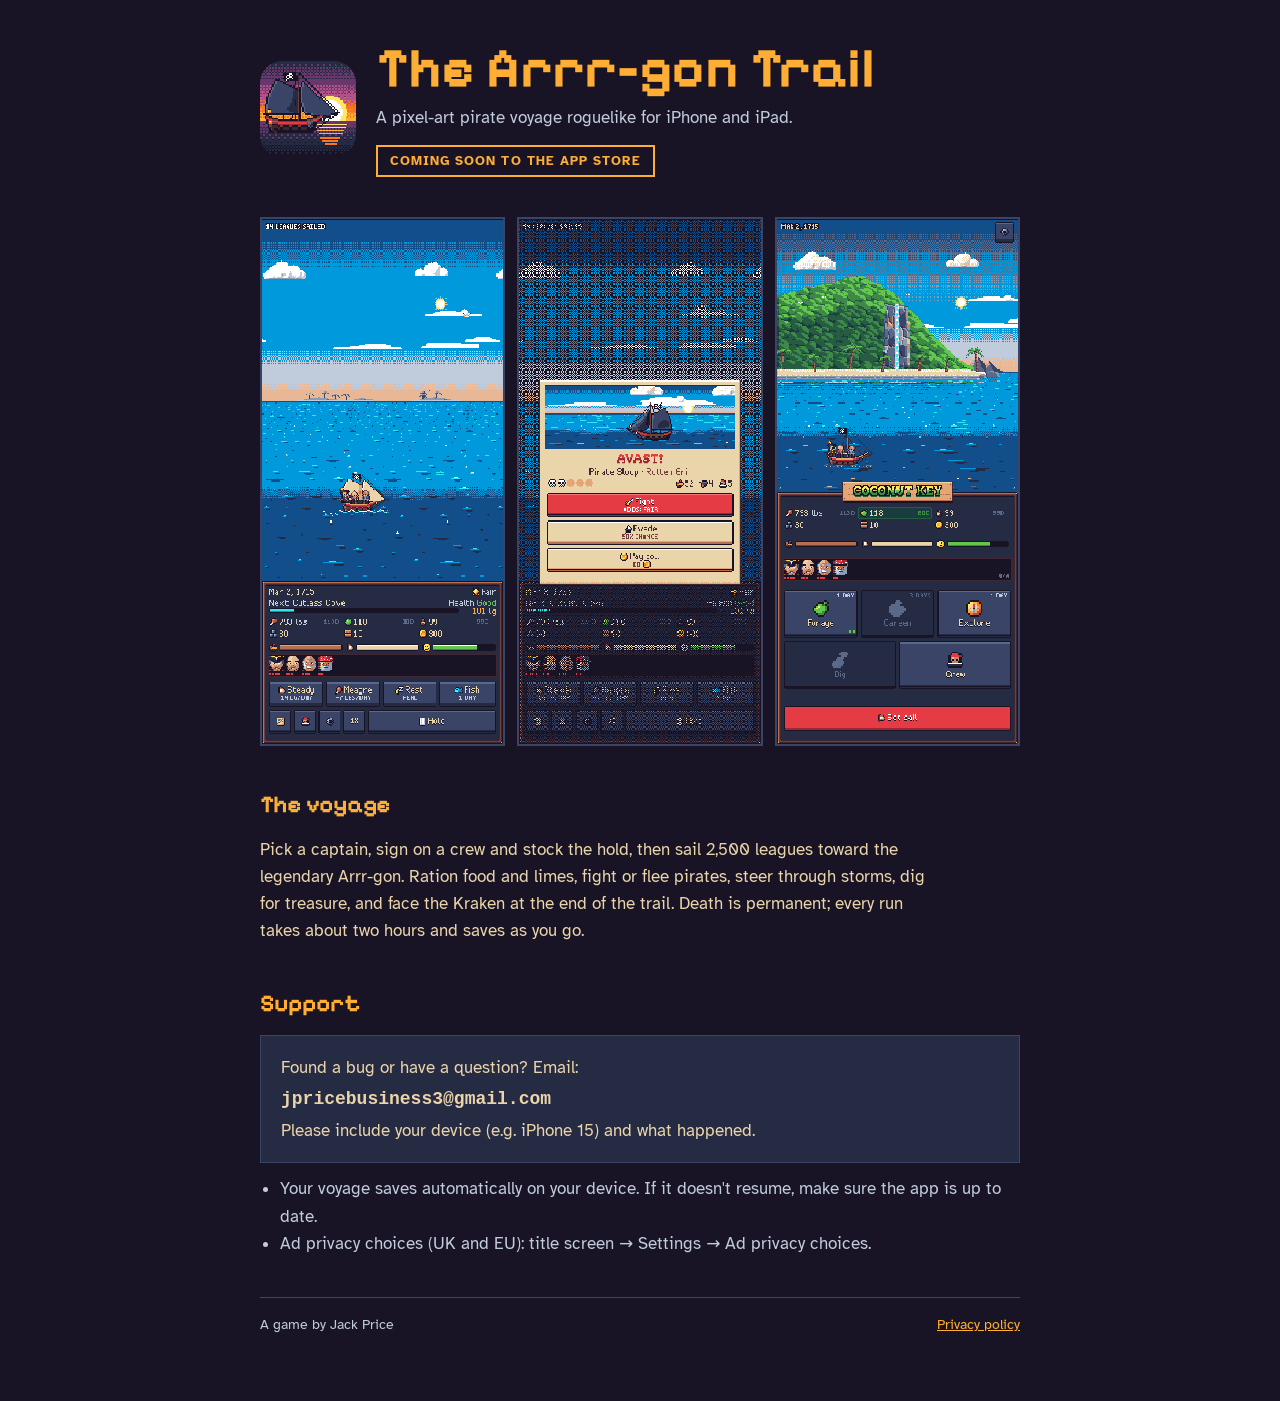
<file: index.html>
<!doctype html>
<html lang="en"><head><meta charset="utf-8"><meta name="viewport" content="width=device-width,initial-scale=1"><meta name="theme-color" content="#181425"><link rel="icon" href="icon.png"><link rel="preconnect" href="https://fonts.googleapis.com"><link rel="preconnect" href="https://fonts.gstatic.com" crossorigin><link rel="stylesheet" href="https://fonts.googleapis.com/css2?family=Pixelify+Sans:wght@700&family=Atkinson+Hyperlegible:wght@400;700&display=swap"><link rel="stylesheet" href="style.css">
<title>The Arrr-gon Trail</title>
<meta name="description" content="A pixel-art pirate voyage roguelike for iPhone and iPad.">
</head><body><main>
<header class="hero">
  <img src="icon.png" alt="The Arrr-gon Trail app icon">
  <div><h1>The <span class="nw">Arrr-gon</span> Trail</h1>
  <p class="tag">A pixel-art pirate voyage roguelike for iPhone and iPad.</p>
  <span class="badge">Coming soon to the App Store</span></div>
</header>

<div class="shots">
  <img src="shot-sail.png" alt="The ship sailing on open sea with the supplies panel below" width="440" height="956">
  <img src="shot-avast.png" alt="An 'Avast!' encounter with a pirate sloop, choosing to fight, evade or pay" width="440" height="956">
  <img src="shot-island.png" alt="Anchored off Coconut Key with options to forage, explore and dig" width="440" height="956">
</div>

<section>
  <h2>The voyage</h2>
  <p>Pick a captain, sign on a crew and stock the hold, then sail 2,500 leagues toward the legendary Arrr-gon. Ration food and limes, fight or flee pirates, steer through storms, dig for treasure, and face the Kraken at the end of the trail. Death is permanent; every run takes about two hours and saves as you go.</p>
</section>

<section id="support">
  <h2>Support</h2>
  <div class="box">
    <p>Found a bug or have a question? Email:</p>
    <p class="mail">jpricebusiness3@gmail.com</p>
    <p>Please include your device (e.g. iPhone 15) and what happened.</p>
  </div>
  <ul>
    <li>Your voyage saves automatically on your device. If it doesn't resume, make sure the app is up to date.</li>
    <li>Ad privacy choices (UK and EU): title screen → Settings → Ad privacy choices.</li>
  </ul>
</section>

<footer><span>A game by Jack Price</span><a href="privacy.html">Privacy policy</a></footer>
</main></body></html>
</file>
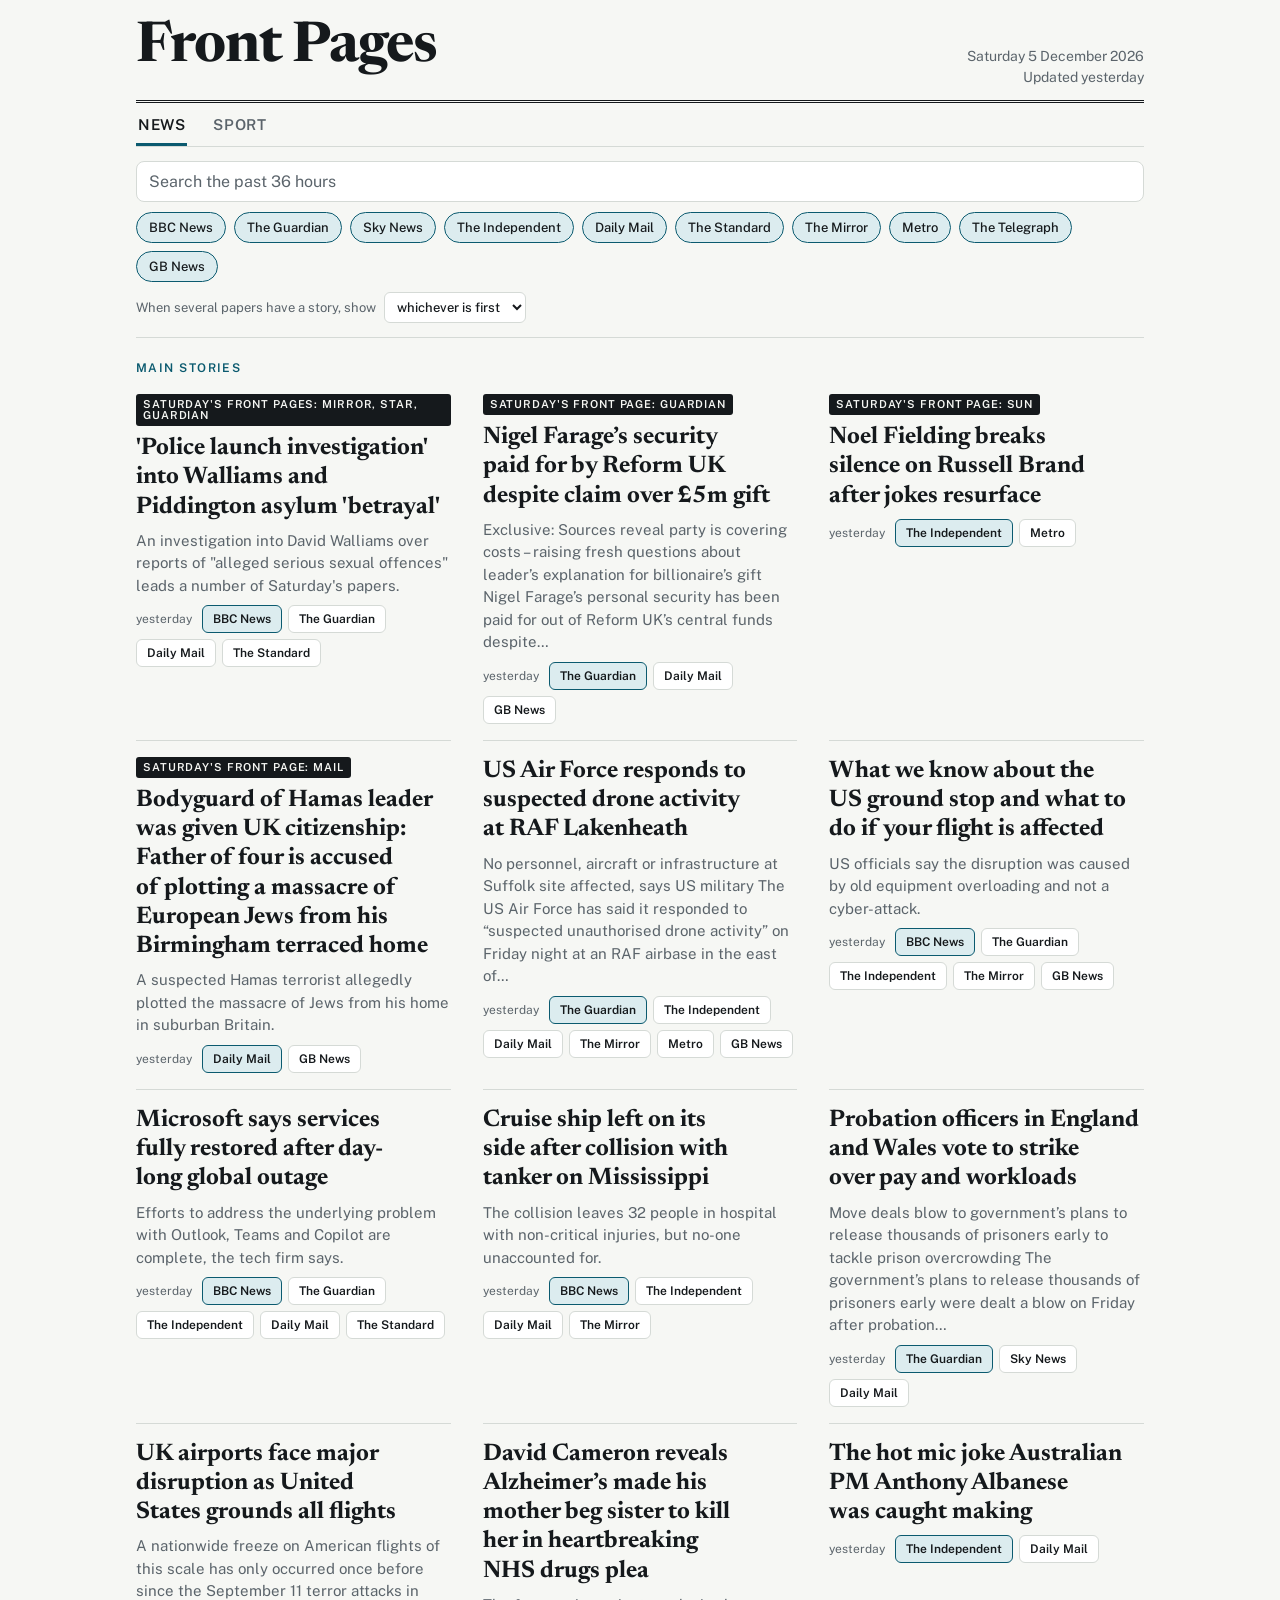
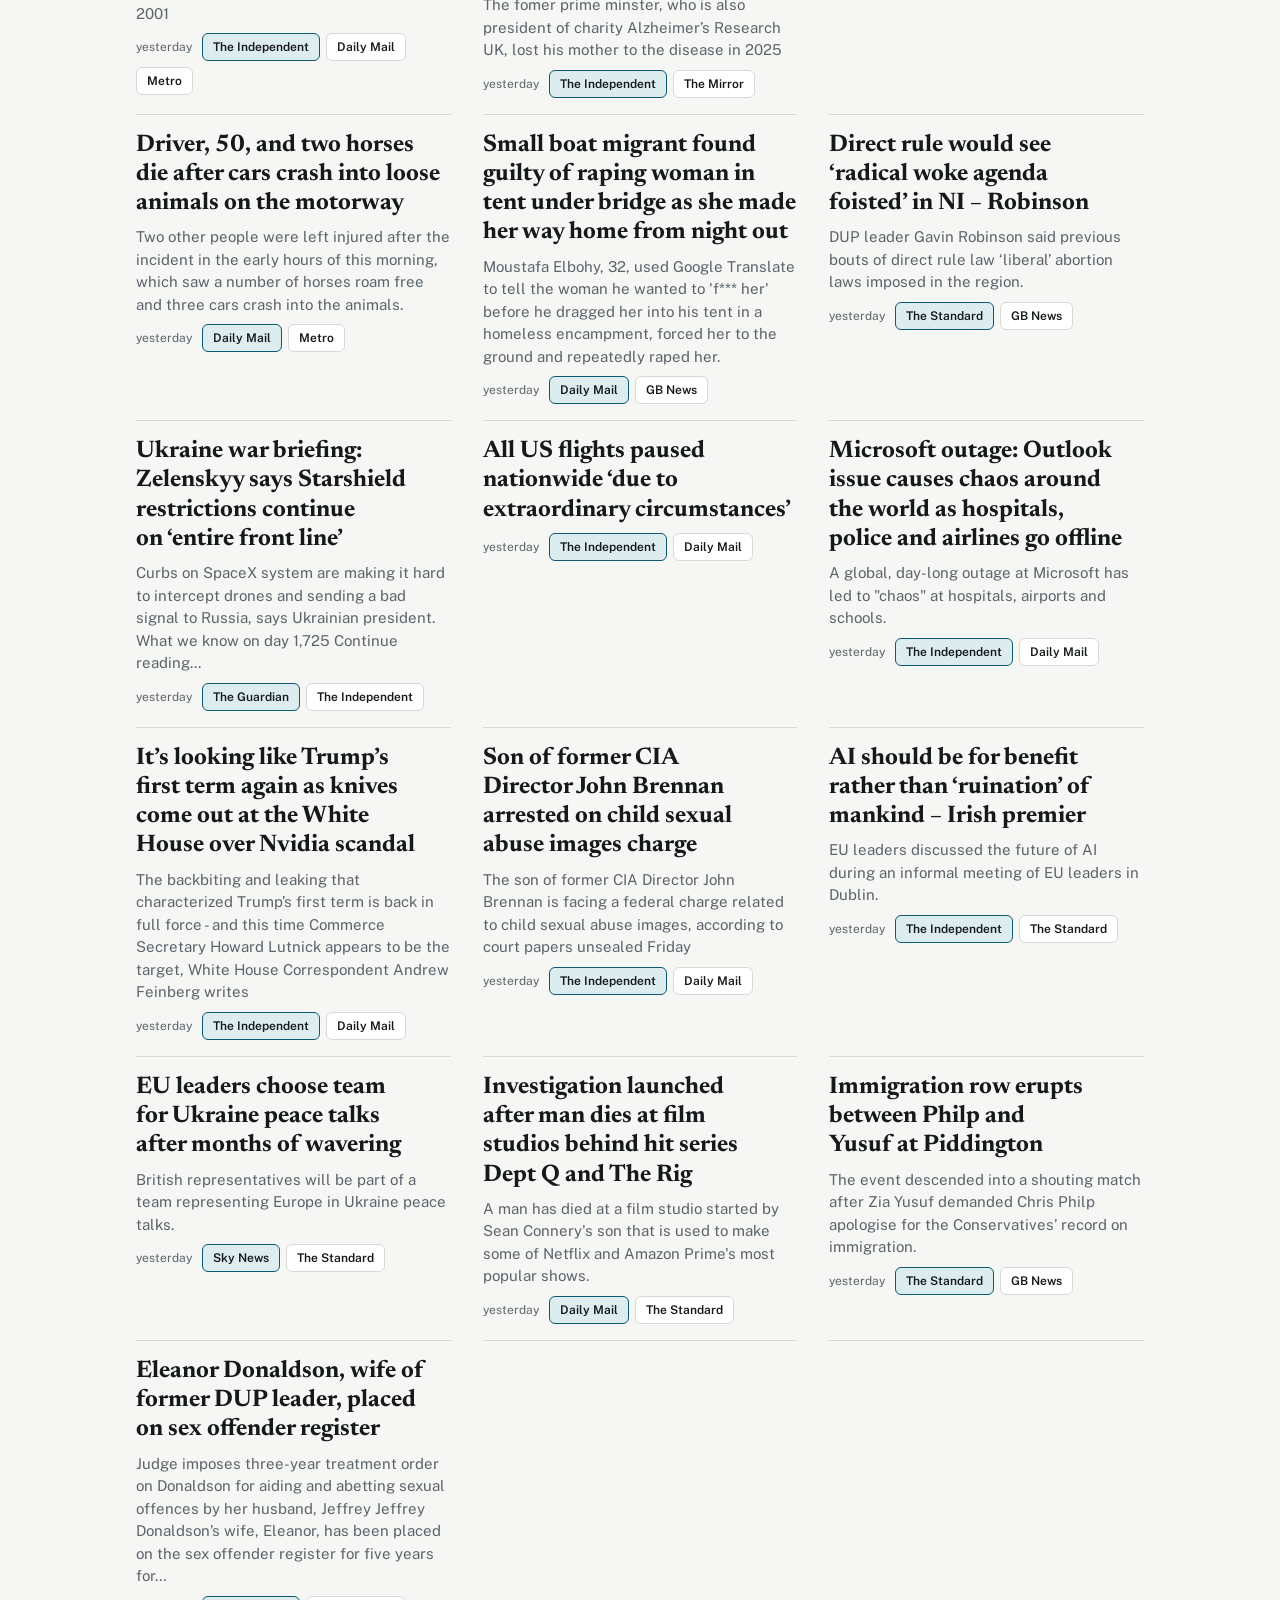
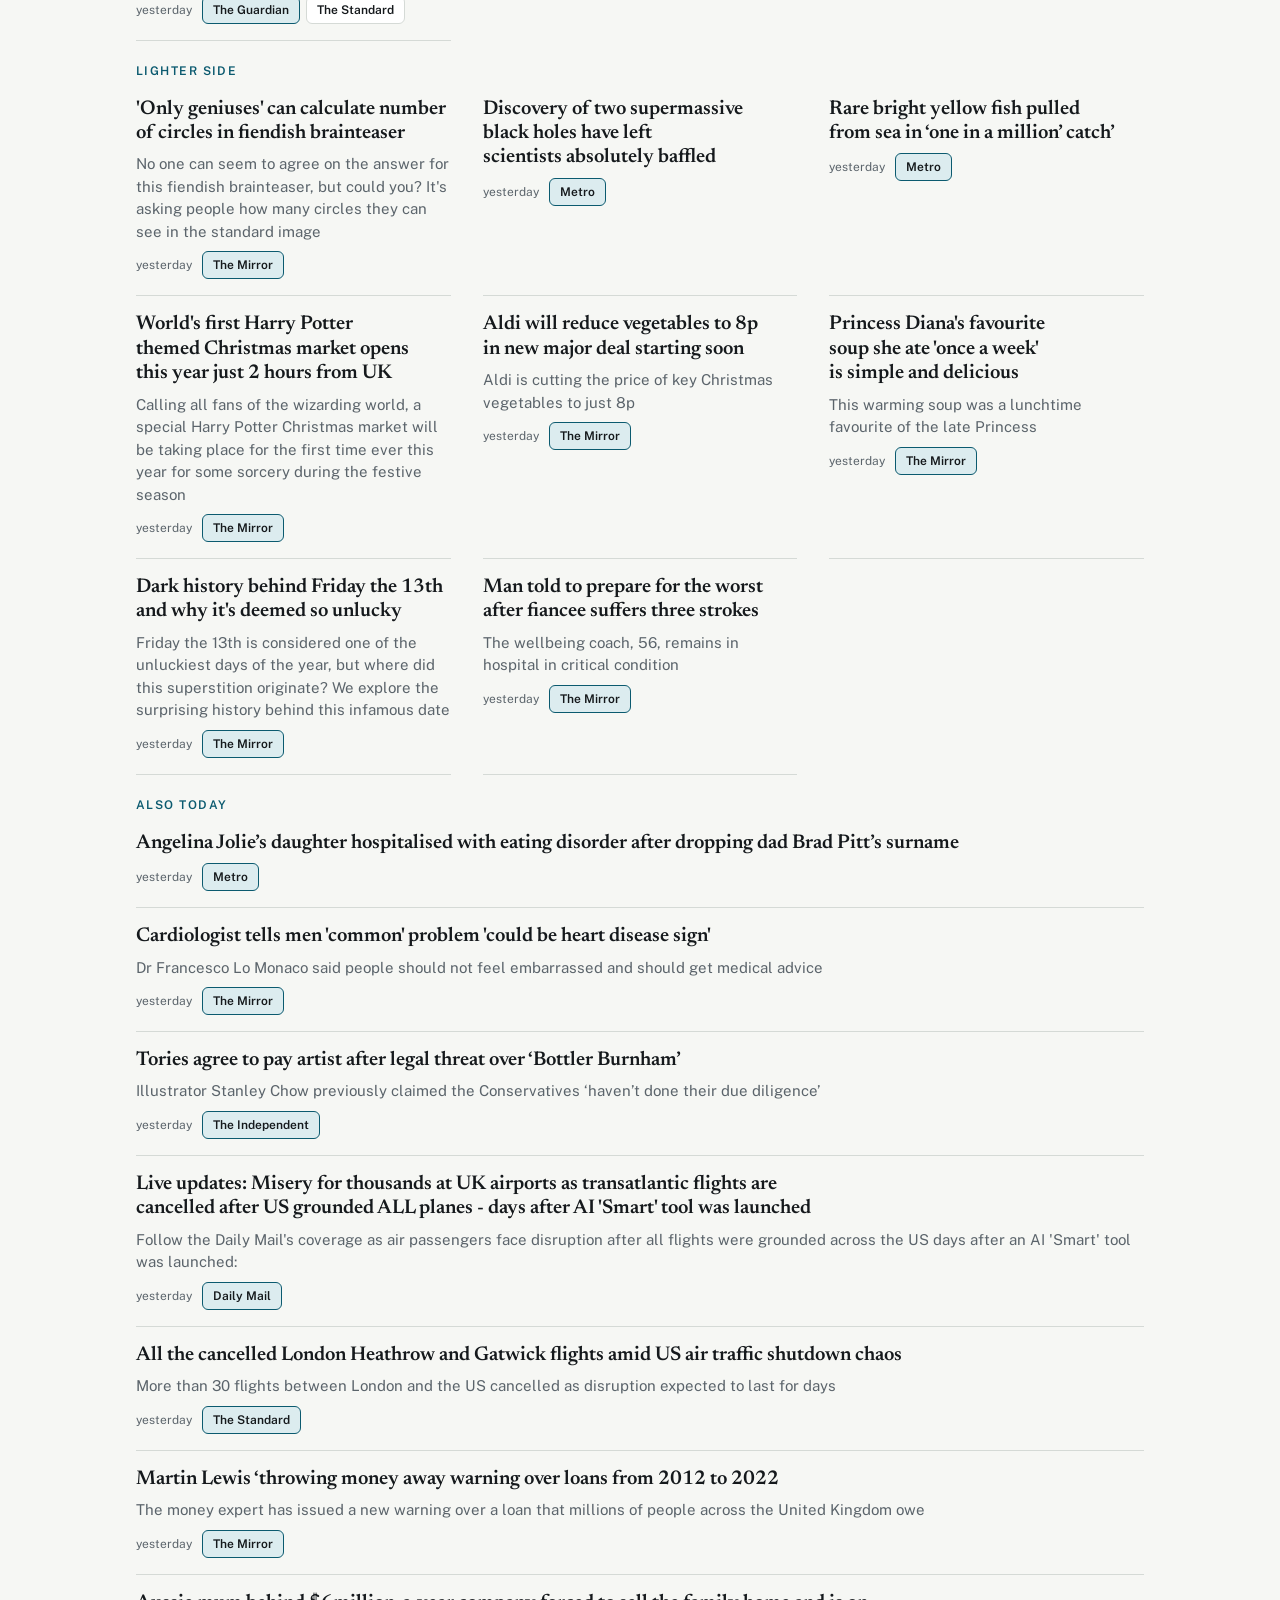
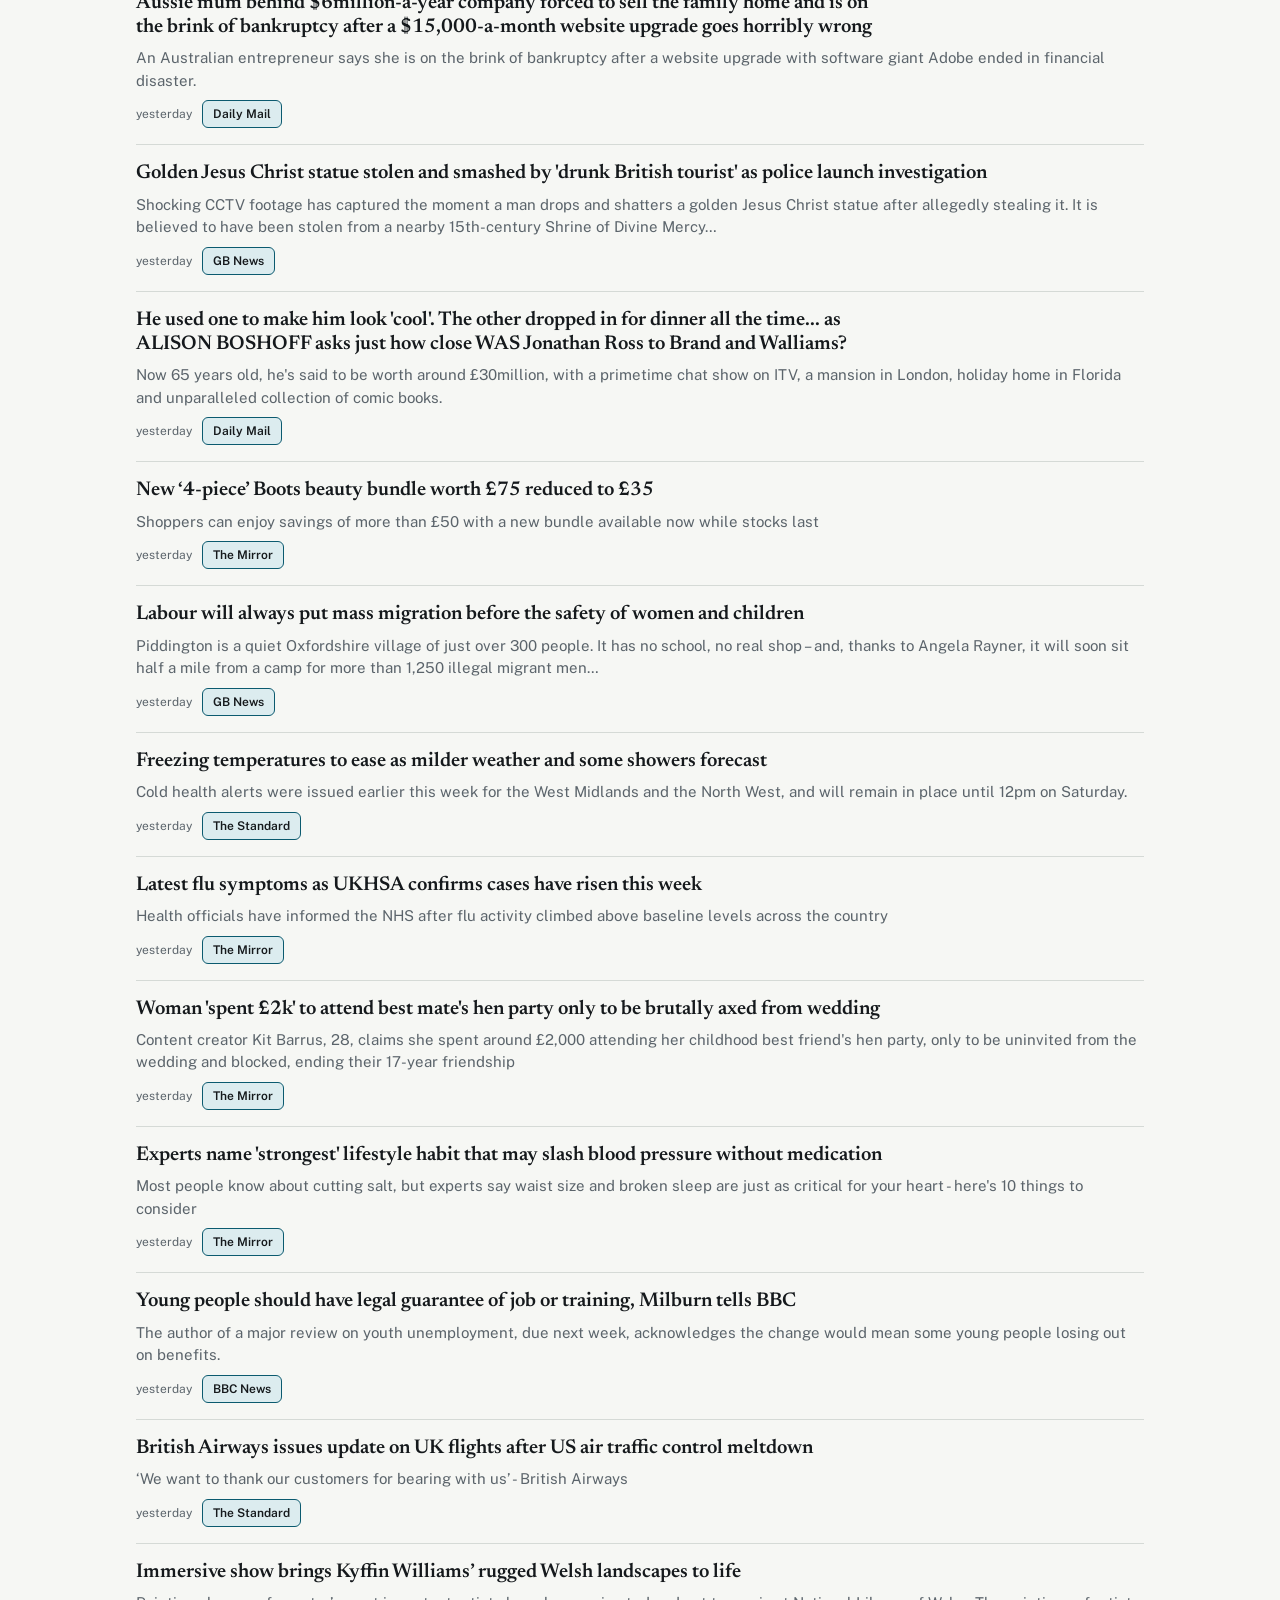
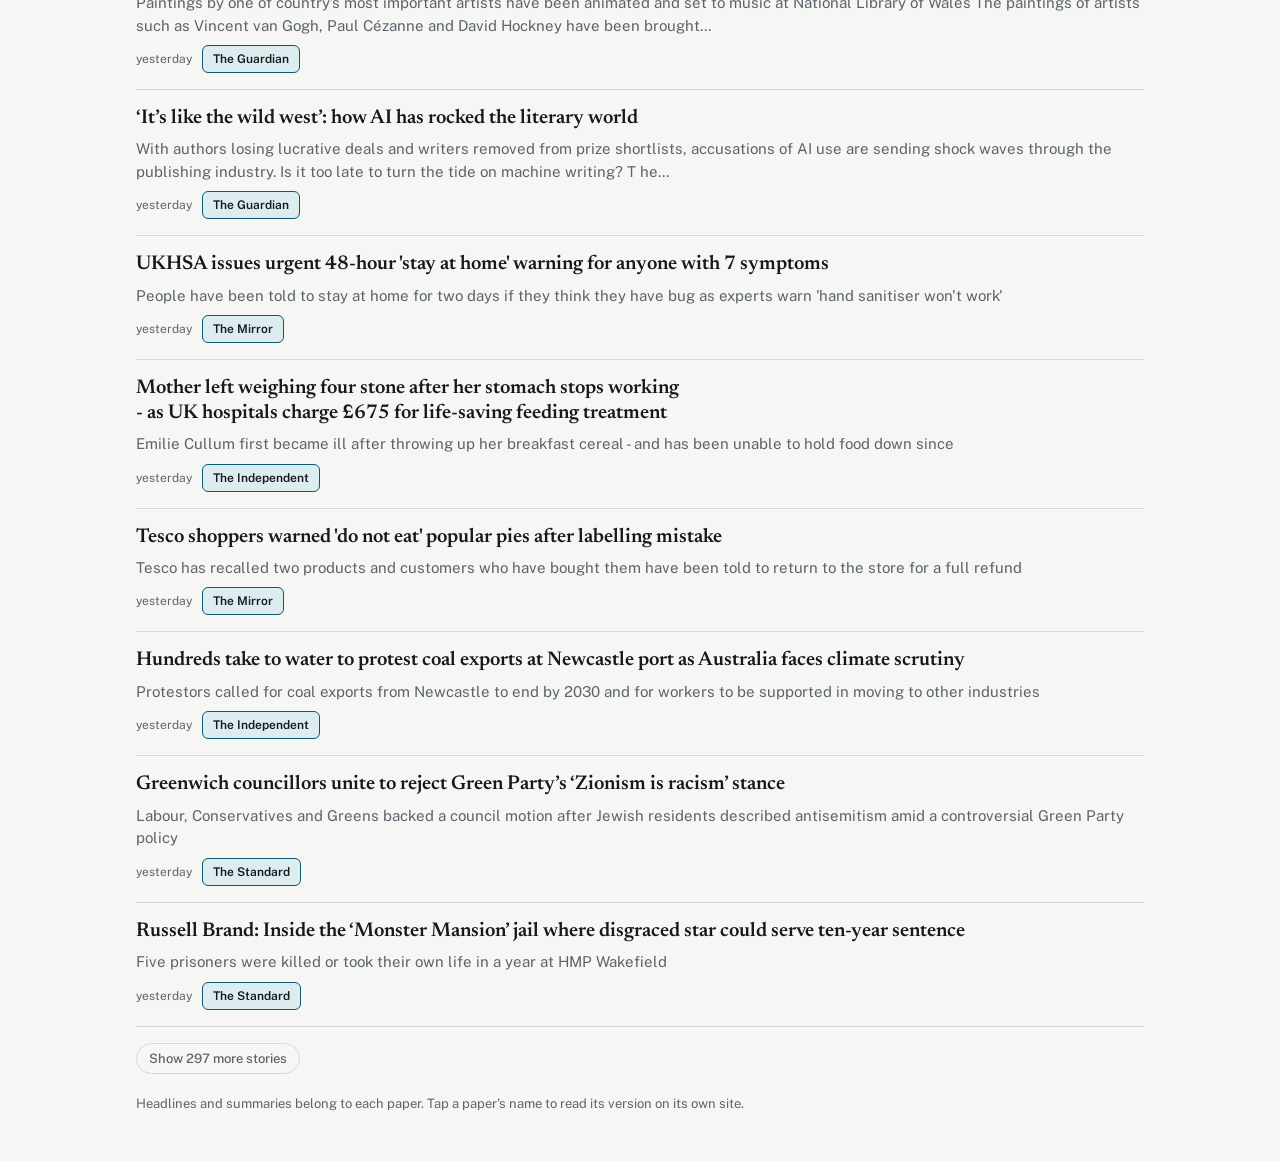
<file: news/index.html>
<!DOCTYPE html>
<html lang="en-GB">
<head>
<meta charset="utf-8">
<meta name="viewport" content="width=device-width, initial-scale=1">
<meta name="robots" content="noindex, nofollow">
<title>Front Pages</title>
<link rel="preconnect" href="https://fonts.googleapis.com">
<link rel="preconnect" href="https://fonts.gstatic.com" crossorigin>
<link href="https://fonts.googleapis.com/css2?family=Newsreader:opsz,wght@6..72,400;6..72,600;6..72,700&family=Public+Sans:wght@400;500;600&display=swap" rel="stylesheet">
<style>
/* Layout idea: a newspaper front page. Stories several papers carry lead in a
   two-column block; everything else runs below as a dense single-file list. */
:root {
  --paper: #f6f7f4;
  --card: #ffffff;
  --ink: #15191c;
  --muted: #5b646b;
  --rule: #d5dad6;
  --accent: #0b5a6f;
  --accent-soft: #dcecef;
  --display: "Newsreader", "Iowan Old Style", Georgia, serif;
  --body: "Public Sans", system-ui, -apple-system, "Segoe UI", sans-serif;
  color-scheme: light;
}
@media (prefers-color-scheme: dark) {
  :root {
    --paper: #101416;
    --card: #181e21;
    --ink: #e9edea;
    --muted: #98a3a8;
    --rule: #2b3438;
    --accent: #7cc6d6;
    --accent-soft: #1d3339;
    color-scheme: dark;
  }
}
* { box-sizing: border-box; }
html { -webkit-text-size-adjust: 100%; }
body {
  margin: 0;
  background: var(--paper);
  color: var(--ink);
  font: 400 16px/1.5 var(--body);
}
a { color: inherit; }
:focus-visible { outline: 2px solid var(--accent); outline-offset: 2px; }
.wrap { max-width: 1040px; margin: 0 auto; padding: 0 16px 48px; }

header.mast {
  padding: 20px 0 12px;
  border-bottom: 3px double var(--ink);
  display: flex; flex-wrap: wrap; align-items: baseline; gap: 4px 16px;
}
.mast h1 {
  margin: 0; font: 700 clamp(34px, 9vw, 56px)/1 var(--display); letter-spacing: -0.02em;
}
.mast .date { color: var(--muted); font-size: 14px; margin-left: auto; text-align: right; }

.tabs { display: flex; gap: 24px; border-bottom: 1px solid var(--rule); }
.tab {
  font: 600 15px/1 var(--body); letter-spacing: .04em; text-transform: uppercase; color: var(--muted);
  background: none; border: 0; border-bottom: 3px solid transparent; padding: 14px 2px 11px; cursor: pointer;
}
.tab[aria-pressed="true"] { color: var(--ink); border-bottom-color: var(--accent); }
.controls { display: flex; flex-direction: column; gap: 10px; padding: 14px 0; border-bottom: 1px solid var(--rule); }
.search {
  width: 100%; font: 400 16px var(--body); color: var(--ink); background: var(--card);
  border: 1px solid var(--rule); border-radius: 8px; padding: 10px 12px;
}
.search::placeholder { color: var(--muted); }
.chips { display: flex; flex-wrap: wrap; gap: 8px; }
.chip {
  font: 500 13px/1 var(--body); padding: 8px 12px; border-radius: 999px;
  border: 1px solid var(--rule); background: transparent; color: var(--muted); cursor: pointer;
}
.chip[aria-pressed="true"] { background: var(--accent-soft); border-color: var(--accent); color: var(--ink); }
.chip.down { text-decoration: line-through; opacity: .6; }
.prefer { display: flex; flex-wrap: wrap; align-items: center; gap: 8px; font-size: 13px; color: var(--muted); }
.prefer select {
  font: 500 13px var(--body); color: var(--ink); background: var(--card);
  border: 1px solid var(--rule); border-radius: 6px; padding: 6px 8px;
}

h2.section {
  font: 600 12px/1 var(--body); letter-spacing: .12em; text-transform: uppercase;
  color: var(--accent); margin: 24px 0 4px;
}
.lead { display: grid; grid-template-columns: repeat(auto-fill, minmax(300px, 1fr)); gap: 0 32px; }
.story[hidden] { display: none; }
.story { padding: 16px 0; border-bottom: 1px solid var(--rule); display: flex; flex-direction: column; gap: 8px; }
.story h3 { margin: 0; font: 600 20px/1.22 var(--display); text-wrap: balance; }
.lead .story h3 { font-size: 24px; font-weight: 700; }
.lead ~ .lead .story h3 { font-size: 20px; font-weight: 600; }
.story h3 a { text-decoration: none; }
.story h3 a:hover { text-decoration: underline; text-decoration-thickness: 1px; }
.front {
  align-self: flex-start; font: 600 11px/1 var(--body); letter-spacing: .08em; text-transform: uppercase;
  color: var(--paper); background: var(--ink); padding: 5px 7px; border-radius: 3px;
}
.story p { margin: 0; color: var(--muted); font-size: 15px; }
.meta { display: flex; flex-wrap: wrap; align-items: center; gap: 6px; font-size: 12px; color: var(--muted); }
.meta .when { margin-right: 4px; font-variant-numeric: tabular-nums; }
.copy {
  font: 600 12px/1 var(--body); text-decoration: none; padding: 7px 10px; border-radius: 6px;
  border: 1px solid var(--rule); background: var(--card); color: var(--ink);
}
.copy:hover { border-color: var(--accent); }
.copy.current { border-color: var(--accent); background: var(--accent-soft); }
dialog {
  width: min(560px, calc(100% - 24px)); border: 1px solid var(--rule); border-radius: 12px;
  background: var(--paper); color: var(--ink); padding: 16px;
}
dialog::backdrop { background: rgba(0, 0, 0, .55); }
.panel-head { display: flex; justify-content: space-between; align-items: center; gap: 12px; }
.panel-head h2 { margin: 0; }
.strap { margin: 14px 0 8px; font-family: var(--body); overflow-wrap: anywhere; }
.strap-top { background: var(--accent); color: var(--paper); font-weight: 600; font-size: 18px; line-height: 1.25; padding: 8px 10px; }
.strap-bottom { background: var(--ink); color: var(--paper); font-size: 15px; line-height: 1.3; padding: 8px 10px; }
.panel-headline { font: 600 19px/1.25 var(--display); margin: 10px 0; }
.copytext { font: 400 16px/1.55 var(--body); background: var(--card); border: 1px solid var(--rule); border-radius: 8px; padding: 4px 14px; margin-top: 10px; }
.copytext p { margin: 10px 0; color: var(--ink); }
.front[hidden], .copytext[hidden], .chip[hidden], .keyform[hidden], .linkish[hidden] { display: none; }
.keyform { font-size: 13px; color: var(--muted); margin-top: 10px; }
.keyform .search { flex: 1 1 180px; width: auto; }
.linkish { background: none; border: 0; padding: 8px 0 0; color: var(--muted); font: 400 12px var(--body); text-decoration: underline; cursor: pointer; }
.chip:disabled { opacity: .5; }
dialog { max-height: calc(100% - 24px); overflow-y: auto; }
.panel-actions { display: flex; flex-wrap: wrap; gap: 8px; margin: 12px 0 4px; }
.counts { font-size: 12px; color: var(--muted); font-variant-numeric: tabular-nums; }
.note { color: var(--muted); font-size: 14px; padding: 24px 0; }
footer { color: var(--muted); font-size: 13px; padding-top: 20px; }
</style>
</head>
<body>
<div class="wrap">
  <header class="mast">
    <h1>Front Pages</h1>
    <div class="date"><span id="today"></span><br><span id="updated">Loading…</span></div>
  </header>

  <nav class="tabs" aria-label="Sections">
    <button class="tab" id="tab-news" type="button" aria-pressed="true">News</button>
    <button class="tab" id="tab-sport" type="button" aria-pressed="false">Sport</button>
  </nav>

  <div class="controls">
    <input class="search" id="search" type="search" placeholder="Search the past 36 hours" aria-label="Search stories from the past 36 hours" autocomplete="off">
    <div class="chips" id="chips" aria-label="Papers to show"></div>
    <label class="prefer" for="prefer">When several papers have a story, show
      <select id="prefer"></select>
    </label>
  </div>

  <main id="main"><p class="note">Loading today's headlines…</p></main>
  <footer id="footer"></footer>
</div>

<dialog id="panel" aria-labelledby="panel-title">
  <div class="panel-head">
    <h2 class="section" id="panel-title">Story</h2>
    <button class="chip" id="panel-close" type="button">Close</button>
  </div>
  <div class="front" id="panel-front" hidden></div>
  <p class="panel-headline" id="panel-headline"></p>
  <div class="meta" id="panel-papers"></div>

  <h2 class="section">Strapline</h2>
  <div class="strap">
    <div class="strap-top" id="strap-top"></div>
    <div class="strap-bottom" id="strap-bottom"></div>
  </div>
  <div class="counts" id="strap-counts"></div>
  <div class="panel-actions">
    <button class="chip" id="strap-copy" type="button">Copy strapline</button>
    <button class="chip" id="strap-caps" type="button" aria-pressed="true">Capitals</button>
    <button class="chip" id="strap-write" type="button">Rewrite strapline</button>
  </div>
  <div class="counts" id="strap-note"></div>

  <h2 class="section">Copy</h2>
  <div class="copytext" id="copy-text" hidden></div>
  <div class="counts" id="copy-counts"></div>
  <div class="panel-actions">
    <button class="chip" id="copy-write" type="button">Write copy</button>
    <button class="chip" id="copy-copy" type="button" hidden>Copy text</button>
  </div>
  <div class="counts">Rewrite strapline and Write copy use your API credits each time. Check copy against the sources before using it.</div>

  <div class="counts" id="made-status" role="status"></div>
  <form class="keyform" id="keyform" hidden>
    <label for="key-input">Paste your Claude API key to write on request. It is saved only in this browser.</label>
    <div class="panel-actions">
      <input class="search" id="key-input" type="password" autocomplete="off" placeholder="sk-ant-…">
      <button class="chip" type="submit">Save key</button>
    </div>
  </form>
  <button class="linkish" id="key-forget" type="button" hidden>Remove the saved key from this browser</button>
</dialog>

<script>
(function () {
  var state = { data: null, off: {}, prefer: "", caps: true, open: null };
  try {
    state.caps = localStorage.getItem("news.caps") !== "off";
    state.off = JSON.parse(localStorage.getItem("news.off") || "{}");
    state.prefer = localStorage.getItem("news.prefer") || "";
  } catch (e) {}
  function save() {
    try {
      localStorage.setItem("news.off", JSON.stringify(state.off));
      localStorage.setItem("news.prefer", state.prefer);
      localStorage.setItem("news.caps", state.caps ? "on" : "off");
    } catch (e) {}
  }
  function el(tag, cls, text) {
    var node = document.createElement(tag);
    if (cls) node.className = cls;
    if (text != null) node.textContent = text;
    return node;
  }
  function ago(iso) {
    var mins = Math.max(0, Math.round((Date.now() - new Date(iso).getTime()) / 60000));
    if (mins < 60) return mins + " min ago";
    var hours = Math.round(mins / 60);
    if (hours < 24) return hours + (hours === 1 ? " hour ago" : " hours ago");
    return "yesterday";
  }

  function renderControls() {
    var names = {};
    var chips = document.getElementById("chips");
    var select = document.getElementById("prefer");
    chips.textContent = "";
    select.textContent = "";
    var first = el("option", null, "whichever is first");
    first.value = "";
    select.appendChild(first);
    state.data.sources.forEach(function (source) {
      names[source.id] = source.name;
      var chip = el("button", "chip" + (source.ok ? "" : " down"), source.name);
      chip.type = "button";
      chip.setAttribute("aria-pressed", String(!state.off[source.id]));
      chip.title = source.ok ? source.count + " stories" : "Could not be reached this hour";
      chip.addEventListener("click", function () {
        if (state.off[source.id]) delete state.off[source.id]; else state.off[source.id] = true;
        save(); renderControls(); renderStories();
      });
      chips.appendChild(chip);
      var option = el("option", null, source.name);
      option.value = source.id;
      select.appendChild(option);
    });
    select.value = state.prefer;
    select.onchange = function () { state.prefer = select.value; save(); renderStories(); };
    state.names = names;
  }

  // e.g. "Tuesday's front pages: Mail, Times", from the day the papers review came out
  function frontLabel(story) {
    var date = state.data.front && state.data.front.date ? new Date(state.data.front.date) : null;
    var day = date && !isNaN(date) ? date.toLocaleDateString("en-GB", { weekday: "long" }) + "'s front" : "Front";
    return day + (story.front.length > 1 ? " pages: " : " page: ") + story.front.join(", ");
  }
  function storyNode(story) {
    var versions = story.versions.filter(function (v) { return !state.off[v.s]; });
    if (!versions.length) return null;
    var shown = versions.filter(function (v) { return v.s === state.prefer; })[0] || versions[0];
    var node = el("article", "story");
    var heading = el("h3");
    var link = el("a", null, shown.t);
    link.href = shown.u; link.target = "_blank"; link.rel = "noopener";
    link.addEventListener("click", function (event) {
      if (!story.strap || !panel.showModal) return; // no strap: open the article as before
      event.preventDefault();
      openPanel(story, versions);
    });
    heading.appendChild(link);
    node.appendChild(heading);
    if (story.front) node.insertBefore(el("div", "front", frontLabel(story)), heading);
    if (shown.d) node.appendChild(el("p", null, shown.d));
    var meta = el("div", "meta");
    meta.appendChild(el("span", "when", ago(story.time)));
    versions.forEach(function (v) {
      var copy = el("a", "copy" + (v === shown ? " current" : ""), state.names[v.s] || v.s);
      copy.href = v.u; copy.target = "_blank"; copy.rel = "noopener";
      copy.title = v.t;
      meta.appendChild(copy);
    });
    node.appendChild(meta);
    node.dataset.papers = versions.length;
    return node;
  }

  /*WRITE-START*/
  var LIMIT = { top: 43, bottom: 75 };
  var WRITER = "claude-opus-5-5";
  function houseStyle(text) {
    text = String(text || "").replace(/\s+/g, " ").trim().replace(/\bUS\b(?!\.)/g, "U.S.");
    text = text.replace(/^(?:The|A|An) (?=\S)/, "");  // headline style: no article to open a line
    text = text.charAt(0).toUpperCase() + text.slice(1);
    return /\.$/.test(text) && !/U\.S\.$/.test(text) ? text.slice(0, -1) : text;
  }
  function trimLine(text, limit) {
    text = text.replace(/;/g, ",");
    if (text.length <= limit) return text;
    var cut = text.slice(0, limit + 1);
    cut = cut.slice(0, cut.lastIndexOf(" ")).slice(0, limit);
    return cut.replace(/[ ,;:\-–—'‘"]+$/, "");
  }
  function needsFix(strap) {
    return strap.top.length > LIMIT.top || strap.bottom.length > LIMIT.bottom || /;/.test(strap.top + strap.bottom);
  }
  async function askWriter(key, prompt, maxTokens) {
    var response = await fetch("https://api.anthropic.com/v1/messages", {
      method: "POST",
      headers: {
        "x-api-key": key,
        "anthropic-version": "2023-06-01",
        "content-type": "application/json",
        "anthropic-dangerous-direct-browser-access": "true"
      },
      body: JSON.stringify({
        model: WRITER,
        max_tokens: maxTokens,
        thinking: { type: "adaptive" },
        output_config: { effort: "low" },
        messages: [{ role: "user", content: prompt }]
      })
    });
    if (!response.ok) {
      var detail = "";
      try { detail = (await response.json()).error.message; } catch (e) {}
      var error = new Error(detail || "Request failed (" + response.status + ")");
      error.status = response.status;
      throw error;
    }
    var reply = await response.json();
    var text = (reply.content || []).map(function (block) { return block.text || ""; }).join("").trim();
    if (!text) throw new Error("The reply was empty. Try again.");
    return text;
  }
  function readStrap(text) {
    var found = text.match(/\{[^{}]*\}/);
    if (!found) throw new Error("The reply could not be read. Try again.");
    var parsed = JSON.parse(found[0]);
    var strap = { top: houseStyle(parsed.top), bottom: houseStyle(parsed.bottom) };
    if (!strap.top || !strap.bottom) throw new Error("The reply was incomplete. Try again.");
    return strap;
  }
  function sourceText(versions, names) {
    return versions.map(function (v) {
      return (names[v.s] || v.s) + "\nHeadline: " + v.t + "\n" + (v.x || v.d || "");
    }).join("\n\n");
  }
  // brief: the same strapline brief the hourly collection uses
  async function writeStrap(key, brief, versions, previous) {
    var summary = "";
    versions.forEach(function (v) { if (!summary && (v.x || v.d)) summary = v.x || v.d; });
    var story = "0. HEADLINES: " + versions.slice(0, 4).map(function (v) { return v.t; }).join(" | ") + "\n   SUMMARY: " + summary;
    var prompt = brief.replace("{stories}", story) +
      (previous ? "\n\nWrite a clearly different version from this earlier one:\n" + previous.top + "\n" + previous.bottom : "");
    var strap = readStrap(await askWriter(key, prompt, 6000));
    for (var round = 0; round < 2 && needsFix(strap); round++) {
      strap = readStrap(await askWriter(key,
        "This TV news strapline breaks house rules (too long, or it uses a semicolon). Rewrite it so that top is at most " +
        (LIMIT.top - 2) + " characters and bottom is at most " + (LIMIT.bottom - 3) + " characters, counting spaces. " +
        "Cut words or rephrase. Use no semicolons, no pronoun for the subject, no \"The\", \"A\" or \"An\" to open a line, keep the present tense, the facts and the " +
        "attribution of anything alleged, and keep the two lines from repeating each other.\n\n" +
        "top (" + strap.top.length + " characters): " + strap.top + "\n" +
        "bottom (" + strap.bottom.length + " characters): " + strap.bottom + "\n\n" +
        'Reply with only JSON: {"top": "...", "bottom": "..."}', 6000));
    }
    return { top: trimLine(strap.top, LIMIT.top), bottom: trimLine(strap.bottom, LIMIT.bottom) };
  }
  async function writeCopy(key, versions, names) {
    var prompt =
      "You are a writer on a British TV news channel. Write original news copy on the story below, " +
      "based only on the source material from other outlets that follows.\n\n" +
      "Rules:\n" +
      "- Around two paragraphs, 110 to 150 words in all, if the sources hold enough facts. If they do not, write less. Never pad.\n" +
      "- Entirely your own wording and structure. Do not reuse any outlet's sentences or distinctive phrases. Names, titles, places and figures are fine, and so is a short direct quote if it is attributed to the person who said it.\n" +
      "- Use only facts stated in the sources. Add no background, context, figures or history from memory. If the outlets disagree, say who reports what.\n" +
      "- Attribute anything alleged, claimed or unproven, and never state an allegation as fact. Do not call anyone a victim or offender unless a court has found it.\n" +
      "- Open with a present-tense sentence that tells the story. Short, clear sentences that read well aloud. British spelling. Write the United States as U.S.\n" +
      "- Never mention \"the sources\" or comment on what is missing or unknown. Leave out anything you cannot state.\n" +
      "- Plain text only: no headline, no bullet points, no notes before or after. Separate the paragraphs with a blank line.\n\n" +
      "SOURCES\n\n" + sourceText(versions, names);
    var text = await askWriter(key, prompt, 8000);
    return text.replace(/\r/g, "").replace(/\bUS\b(?!\.)/g, "U.S.").replace(/\n{3,}/g, "\n\n").trim();
  }
  /*WRITE-END*/

  var panel = document.getElementById("panel");
  var $ = function (id) { return document.getElementById(id); };
  var made = {};  // straps and copy written on request, kept in this browser
  try { made = JSON.parse(localStorage.getItem("news.made") || "{}"); } catch (e) {}
  function getKey() { try { return localStorage.getItem("news.key") || ""; } catch (e) { return ""; } }
  function storyKey(story) { return story.versions[0].u; }
  function keep(story, field, value) {
    var key = storyKey(story);
    made[key] = made[key] || {};
    made[key][field] = value;
    var keys = Object.keys(made);
    if (keys.length > 150) delete made[keys[0]];
    try { localStorage.setItem("news.made", JSON.stringify(made)); } catch (e) {}
  }
  function mine(story) { return made[storyKey(story)] || {}; }
  function currentStrap() { return mine(state.open).strap || state.open.strap; }
  function strapLines() {
    var strap = currentStrap();
    return state.caps ? [strap.top.toUpperCase(), strap.bottom.toUpperCase()] : [strap.top, strap.bottom];
  }
  function renderPanel() {
    var lines = strapLines(), copy = mine(state.open).copy;
    $("strap-top").textContent = lines[0];
    $("strap-bottom").textContent = lines[1];
    $("strap-counts").textContent =
      "Top " + lines[0].length + " of " + LIMIT.top + " characters, bottom " + lines[1].length + " of " + LIMIT.bottom;
    $("strap-caps").setAttribute("aria-pressed", String(state.caps));
    $("strap-note").textContent = currentStrap().auto
      ? "Rough version, trimmed from the headline. A written one replaces it at the next update."
      : "";
    $("strap-copy").textContent = "Copy strapline";
    $("copy-copy").textContent = "Copy text";
    $("copy-text").hidden = !copy;
    $("copy-copy").hidden = !copy;
    $("copy-write").textContent = copy ? "Write copy again" : "Write copy";
    $("copy-text").textContent = "";
    $("copy-counts").textContent = "";
    if (copy) {
      copy.split(/\n\s*\n/).forEach(function (para) { $("copy-text").appendChild(el("p", null, para)); });
      $("copy-counts").textContent = copy.split(/\s+/).filter(Boolean).length + " words";
    }
    $("key-forget").hidden = !getKey();
  }
  function openPanel(story, versions) {
    state.open = story;
    $("panel-headline").textContent = versions[0].t;
    $("panel-front").textContent = story.front ? frontLabel(story) : "";
    $("panel-front").hidden = !story.front;
    $("made-status").textContent = "";
    $("keyform").hidden = true;
    var papers = $("panel-papers");
    papers.textContent = "";
    versions.forEach(function (v) {
      var link = el("a", "copy", "Read in " + (state.names[v.s] || v.s));
      link.href = v.u; link.target = "_blank"; link.rel = "noopener"; link.title = v.t;
      papers.appendChild(link);
    });
    renderPanel();
    panel.showModal();
  }
  function copyOut(button, text) {
    function done(ok) { button.textContent = ok ? "Copied" : "Could not copy: select the text instead"; }
    try { navigator.clipboard.writeText(text).then(function () { done(true); }, function () { done(false); }); }
    catch (e) { done(false); }
  }
  // run a paid request for the open story, with the key and error handling in one place
  function request(button, label, work) {
    var key = getKey(), story = state.open;
    if (!key) { state.pending = button; $("keyform").hidden = false; $("key-input").focus(); return; }
    button.disabled = true;
    $("made-status").textContent = label;
    work(key, story).then(function () {
      if (state.open === story) { $("made-status").textContent = ""; renderPanel(); }
    }, function (error) {
      if (state.open !== story) return;
      $("made-status").textContent = error.status === 401
        ? "The key was rejected. Remove it below and save it again."
        : "Could not finish: " + (error.message === "Failed to fetch" || error.message === "Load failed"
          ? "no connection to the writing service from here. Open the page in a web browser."
          : error.message);
    }).then(function () { button.disabled = false; });
  }
  $("panel-close").addEventListener("click", function () { panel.close(); });
  panel.addEventListener("click", function (event) { if (event.target === panel) panel.close(); });
  $("strap-caps").addEventListener("click", function () { state.caps = !state.caps; save(); renderPanel(); });
  $("strap-copy").addEventListener("click", function () { copyOut(this, strapLines().join("\n")); });
  $("copy-copy").addEventListener("click", function () { copyOut(this, mine(state.open).copy); });
  $("strap-write").addEventListener("click", function () {
    request(this, "Writing a new strapline…", function (key, story) {
      return writeStrap(key, state.data.brief, story.versions, mine(story).strap || (story.strap.auto ? null : story.strap))
        .then(function (strap) { keep(story, "strap", strap); });
    });
  });
  $("copy-write").addEventListener("click", function () {
    request(this, "Writing copy…", function (key, story) {
      return writeCopy(key, story.versions, state.names).then(function (text) { keep(story, "copy", text); });
    });
  });
  $("keyform").addEventListener("submit", function (event) {
    event.preventDefault();
    var value = $("key-input").value.trim();
    if (!value) return;
    try { localStorage.setItem("news.key", value); }
    catch (e) { $("made-status").textContent = "This browser would not save the key."; return; }
    $("key-input").value = "";
    $("keyform").hidden = true;
    renderPanel();
    if (state.pending) { var button = state.pending; state.pending = null; button.click(); }
  });
  $("key-forget").addEventListener("click", function () {
    try { localStorage.removeItem("news.key"); } catch (e) {}
    $("made-status").textContent = "Key removed from this browser.";
    renderPanel();
  });

  function renderStories() {
    var main = document.getElementById("main");
    main.textContent = "";
    var terms = (state.query || "").toLowerCase().split(/\s+/).filter(Boolean);
    if (terms.length) {
      var found = el("div");
      state.data.stories.filter(function (story) {
        var text = story.versions.filter(function (v) { return !state.off[v.s]; })
          .map(function (v) { return v.t + " " + v.d; }).join(" ").toLowerCase();
        return terms.every(function (term) { return text.indexOf(term) !== -1; });
      }).sort(function (a, b) { return a.time < b.time ? 1 : -1; })
        .forEach(function (story) { var node = storyNode(story); if (node) found.appendChild(node); });
      var count = found.children.length;
      main.appendChild(el("h2", "section", count + (count === 1 ? " story" : " stories") + " in the past 36 hours"));
      if (count) main.appendChild(found);
      else main.appendChild(el("p", "note", "Nothing matches. Try fewer or different words."));
      return;
    }
    var onSport = state.tab === "sport";
    var lead = el("div", "lead"), light = el("div", "lead"), rest = el("div");
    state.data.stories.forEach(function (story) {
      if (!!story.sport !== onSport) return;
      var node = storyNode(story);
      if (!node) return;
      if (story.light && !onSport) { if (light.children.length < 8) light.appendChild(node); }
      else if (story.front) lead.insertBefore(node, lead.querySelector(".story:not(.onfront)")), node.classList.add("onfront");
      else (Number(node.dataset.papers) > 1 ? lead : rest).appendChild(node);
    });
    if (lead.children.length) {
      main.appendChild(el("h2", "section", onSport ? "Main sport stories" : "Main stories"));
      main.appendChild(lead);
    }
    if (light.children.length) {
      main.appendChild(el("h2", "section", "Lighter side"));
      main.appendChild(light);
    }
    if (rest.children.length) {
      main.appendChild(el("h2", "section", onSport ? "More sport" : lead.children.length ? "Also today" : "Today"));
      main.appendChild(rest);
      var extra = Array.prototype.slice.call(rest.children, 25);
      if (extra.length && !state.showAll) {
        extra.forEach(function (node) { node.hidden = true; });
        var more = el("button", "chip", "Show " + extra.length + " more stories");
        more.type = "button";
        more.style.marginTop = "16px";
        more.addEventListener("click", function () { state.showAll = true; renderStories(); });
        main.appendChild(more);
      }
    }
    if (!lead.children.length && !rest.children.length && !light.children.length) {
      main.appendChild(el("p", "note", "No stories to show. Turn a paper back on above."));
    }
  }

  function render(data) {
    // single-paper stories: newest first
    var multi = data.stories.filter(function (s) { return s.versions.length > 1; });
    var single = data.stories.filter(function (s) { return s.versions.length < 2; })
      .sort(function (a, b) { return a.time < b.time ? 1 : -1; });
    data.stories = multi.concat(single);
    state.data = data;
    document.getElementById("updated").textContent = "Updated " + ago(data.updated);
    renderControls();
    renderStories();
    var down = data.sources.filter(function (s) { return !s.ok; }).map(function (s) { return s.name; });
    document.getElementById("footer").textContent =
      (down.length ? "Could not reach this hour: " + down.join(", ") + ". " : "") +
      "Headlines and summaries belong to each paper. Tap a paper's name to read its version on its own site.";
  }

  function showTab(tab) {
    state.tab = tab;
    state.showAll = false;
    document.getElementById("tab-news").setAttribute("aria-pressed", String(tab !== "sport"));
    document.getElementById("tab-sport").setAttribute("aria-pressed", String(tab === "sport"));
    if (location.hash !== (tab === "sport" ? "#sport" : "")) {
      try { history.replaceState(null, "", tab === "sport" ? "#sport" : location.pathname); } catch (e) {}
    }
    if (state.data) renderStories();
  }
  document.getElementById("tab-news").addEventListener("click", function () { showTab("news"); });
  document.getElementById("tab-sport").addEventListener("click", function () { showTab("sport"); });
  if (location.hash === "#sport") showTab("sport");

  document.getElementById("search").addEventListener("input", function (event) {
    state.query = event.target.value;
    if (state.data) renderStories();
  });

  document.getElementById("today").textContent = new Date().toLocaleDateString("en-GB", {
    weekday: "long", day: "numeric", month: "long", year: "numeric"
  });

  fetch("data.json?" + Date.now(), { cache: "no-store" })
    .then(function (response) {
      if (!response.ok) throw new Error(response.status);
      return response.json();
    })
    .then(render)
    .catch(function () {
      document.getElementById("updated").textContent = "";
      document.getElementById("main").innerHTML =
        '<p class="note">No headlines yet. The first collection runs within the hour after this page goes live. Reload then.</p>';
    });
})();
</script>
</body>
</html>
</file>
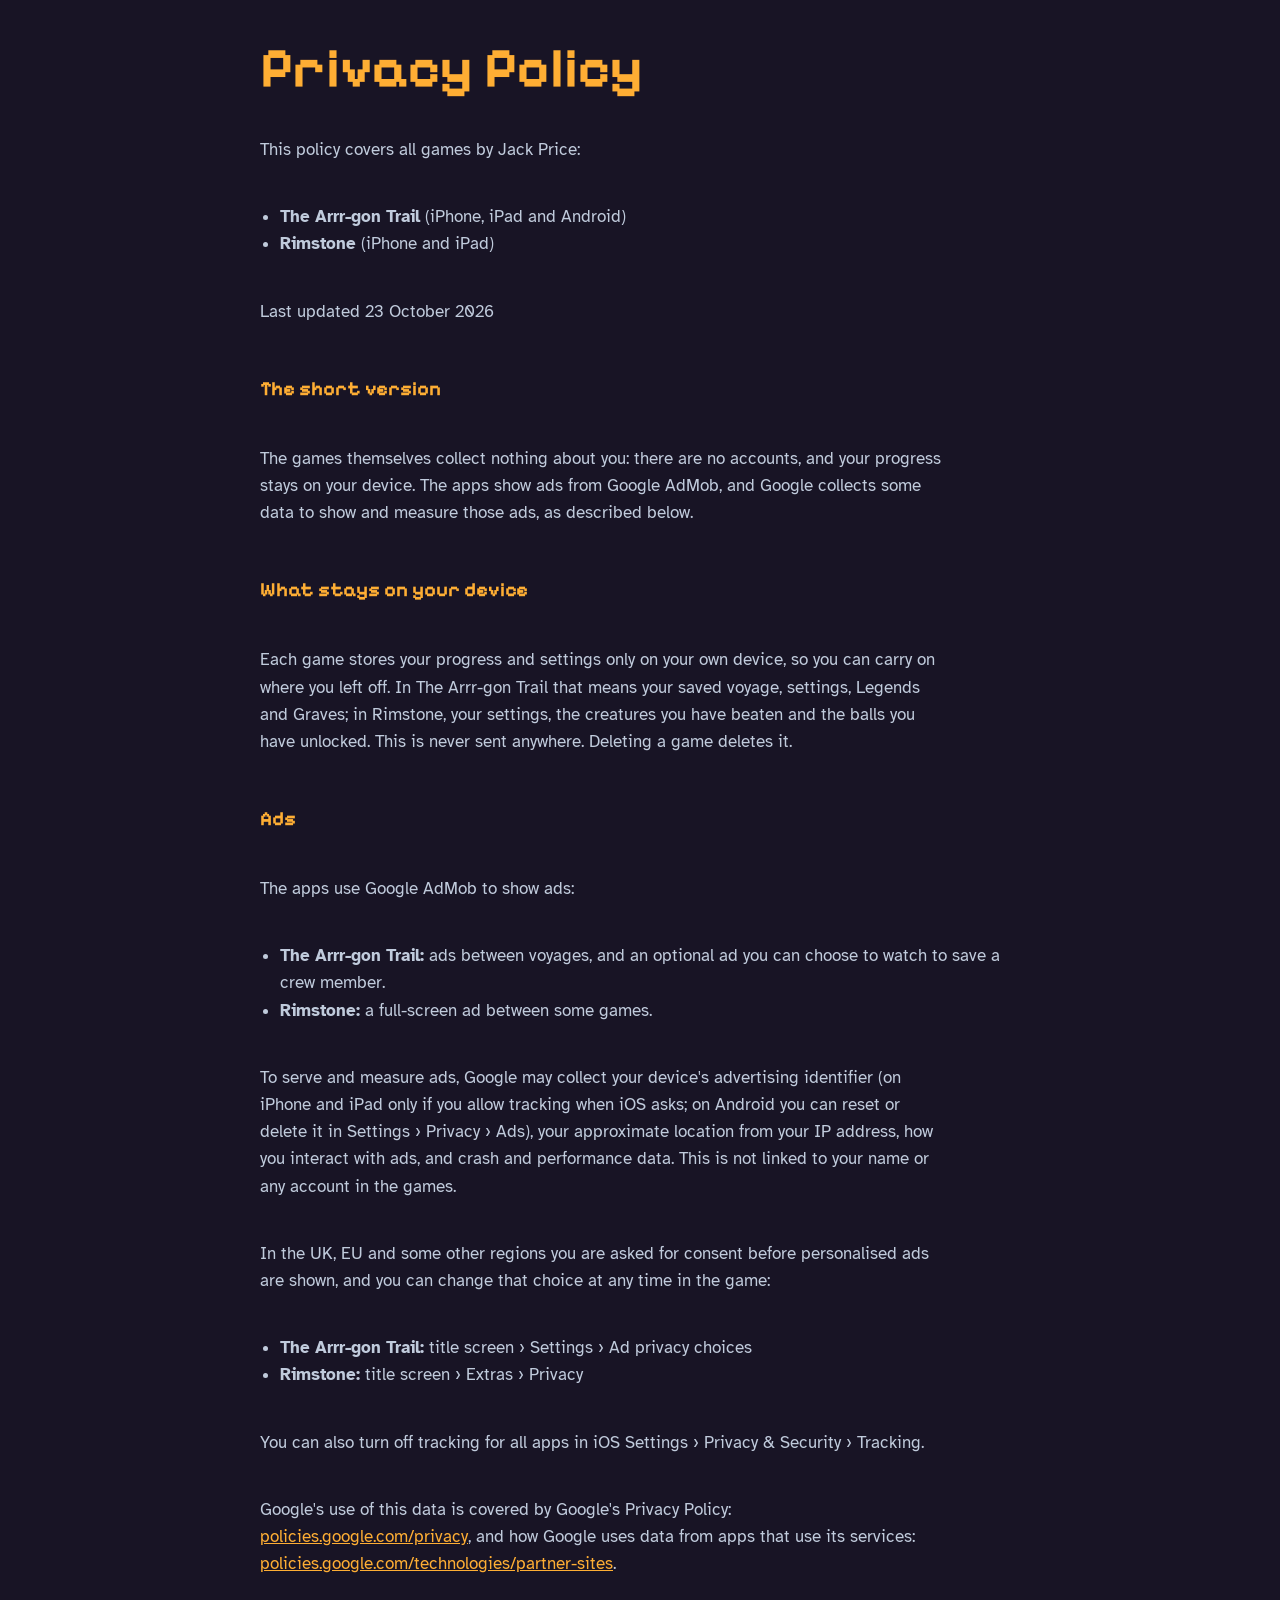
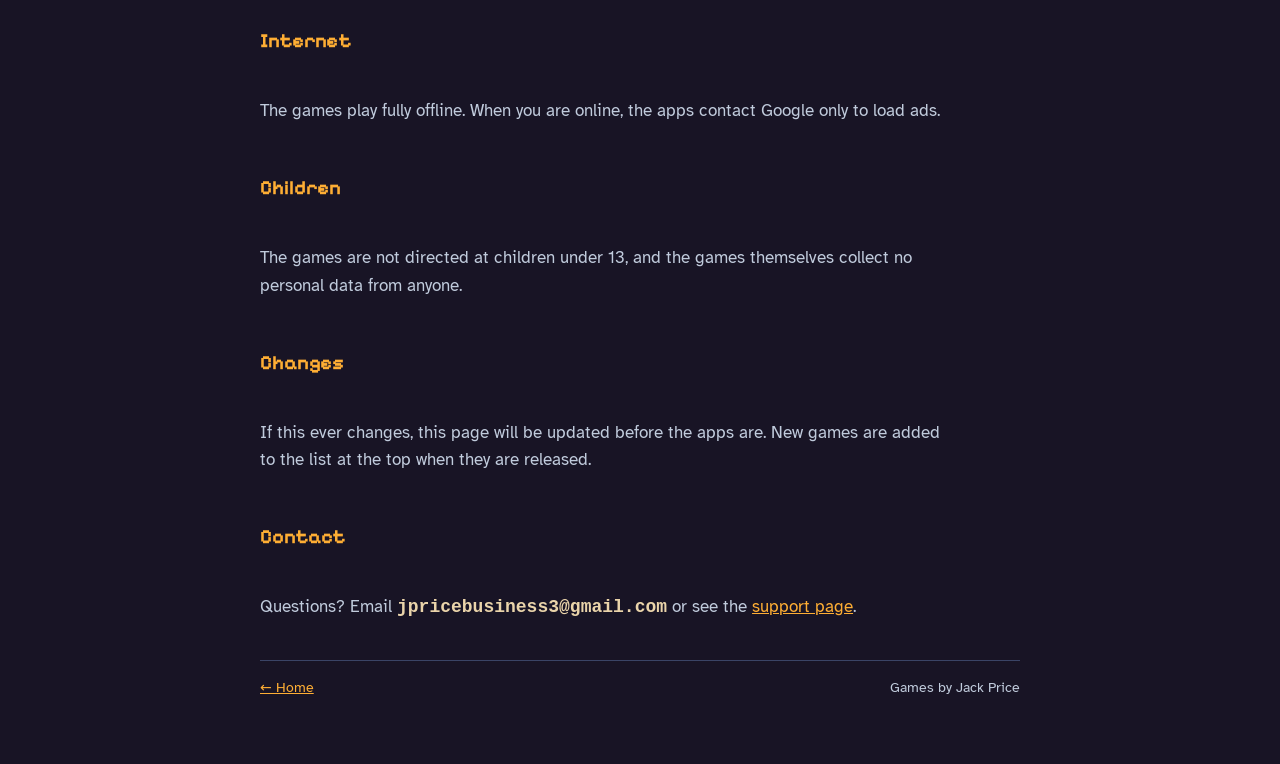
<file: privacy.html>
<!doctype html>
<html lang="en"><head><meta charset="utf-8"><meta name="viewport" content="width=device-width,initial-scale=1"><meta name="theme-color" content="#181425"><link rel="icon" href="icon.png"><link rel="preconnect" href="https://fonts.googleapis.com"><link rel="preconnect" href="https://fonts.gstatic.com" crossorigin><link rel="stylesheet" href="https://fonts.googleapis.com/css2?family=Pixelify+Sans:wght@700&family=Atkinson+Hyperlegible:wght@400;700&display=swap"><link rel="stylesheet" href="style.css">
<title>Privacy Policy · Games by Jack Price</title>
</head><body><main class="policy">
<h1>Privacy Policy</h1>
<p>This policy covers all games by Jack Price:</p>
<ul>
  <li><b>The Arrr-gon Trail</b> (iPhone, iPad and Android)</li>
  <li><b>Rimstone</b> (iPhone and iPad)</li>
</ul>
<p>Last updated 23 October 2026</p>

<h2>The short version</h2>
<p>The games themselves collect nothing about you: there are no accounts, and your progress stays on your device. The apps show ads from Google AdMob, and Google collects some data to show and measure those ads, as described below.</p>

<h2>What stays on your device</h2>
<p>Each game stores your progress and settings only on your own device, so you can carry on where you left off. In The Arrr-gon Trail that means your saved voyage, settings, Legends and Graves; in Rimstone, your settings, the creatures you have beaten and the balls you have unlocked. This is never sent anywhere. Deleting a game deletes it.</p>

<h2>Ads</h2>
<p>The apps use Google AdMob to show ads:</p>
<ul>
  <li><b>The Arrr-gon Trail:</b> ads between voyages, and an optional ad you can choose to watch to save a crew member.</li>
  <li><b>Rimstone:</b> a full-screen ad between some games.</li>
</ul>
<p>To serve and measure ads, Google may collect your device's advertising identifier (on iPhone and iPad only if you allow tracking when iOS asks; on Android you can reset or delete it in Settings › Privacy › Ads), your approximate location from your IP address, how you interact with ads, and crash and performance data. This is not linked to your name or any account in the games.</p>
<p>In the UK, EU and some other regions you are asked for consent before personalised ads are shown, and you can change that choice at any time in the game:</p>
<ul>
  <li><b>The Arrr-gon Trail:</b> title screen › Settings › Ad privacy choices</li>
  <li><b>Rimstone:</b> title screen › Extras › Privacy</li>
</ul>
<p>You can also turn off tracking for all apps in iOS Settings › Privacy &amp; Security › Tracking.</p>
<p>Google's use of this data is covered by Google's Privacy Policy: <a href="https://policies.google.com/privacy">policies.google.com/privacy</a>, and how Google uses data from apps that use its services: <a href="https://policies.google.com/technologies/partner-sites">policies.google.com/technologies/partner-sites</a>.</p>

<h2>Internet</h2>
<p>The games play fully offline. When you are online, the apps contact Google only to load ads.</p>

<h2>Children</h2>
<p>The games are not directed at children under 13, and the games themselves collect no personal data from anyone.</p>

<h2>Changes</h2>
<p>If this ever changes, this page will be updated before the apps are. New games are added to the list at the top when they are released.</p>

<h2>Contact</h2>
<p>Questions? Email <span class="mail">jpricebusiness3@gmail.com</span> or see the <a href="index.html#support">support page</a>.</p>
<footer><a href="index.html">← Home</a><span>Games by Jack Price</span></footer>
</main></body></html>
</file>
<file: style.css>
:root{--bg:#181425;--panel:#262b44;--ink:#ead4aa;--muted:#c0cbdc;--gold:#feae34;--line:#3a4466;
--display:"Pixelify Sans",ui-monospace,Menlo,monospace;--body:"Atkinson Hyperlegible",system-ui,-apple-system,"Segoe UI",sans-serif}
*{box-sizing:border-box}
html{background:var(--bg)}
body{margin:0;color:var(--ink);font:17px/1.6 var(--body);padding:0 16px}
main{max-width:760px;margin:0 auto;padding-block:40px 64px;display:grid;gap:40px}
h1,h2{font-family:var(--display);font-weight:700;margin:0;text-wrap:balance}
.nw{white-space:nowrap}
h1{font-size:clamp(30px,8vw,56px);line-height:1;color:var(--gold)}
h2{font-size:24px;color:var(--gold)}
p{margin:0;max-width:62ch}
a{color:var(--gold)}
a:focus-visible{outline:2px solid var(--gold);outline-offset:3px}
.hero{display:grid;grid-template-columns:96px 1fr;gap:20px;align-items:center}
.hero img{width:96px;height:96px;image-rendering:pixelated;border-radius:22px}
.tag{color:var(--muted);margin-top:8px}
.badge{display:inline-block;margin-top:14px;font:700 13px var(--body);letter-spacing:.08em;text-transform:uppercase;border:2px solid var(--gold);color:var(--gold);padding:6px 12px}
.shots{display:grid;grid-template-columns:repeat(3,1fr);gap:12px}
.shots img{width:100%;height:auto;image-rendering:pixelated;border:2px solid var(--line);display:block}
section{display:grid;gap:12px}
ul{margin:0;padding-left:20px;color:var(--muted)}
.box{background:var(--panel);border:1px solid var(--line);padding:18px 20px;display:grid;gap:8px}
.mail{font:600 18px ui-monospace,Menlo,monospace;color:var(--ink);overflow-wrap:anywhere}
footer{color:var(--muted);font-size:14px;display:flex;gap:16px;flex-wrap:wrap;justify-content:space-between;border-top:1px solid var(--line);padding-top:16px}
.policy p,.policy li{color:var(--muted)}
.policy h2{font-size:20px;margin-top:8px}
@media (max-width:480px){.hero{grid-template-columns:72px 1fr}.hero img{width:72px;height:72px;border-radius:16px}.shots{gap:8px}}
</file>
